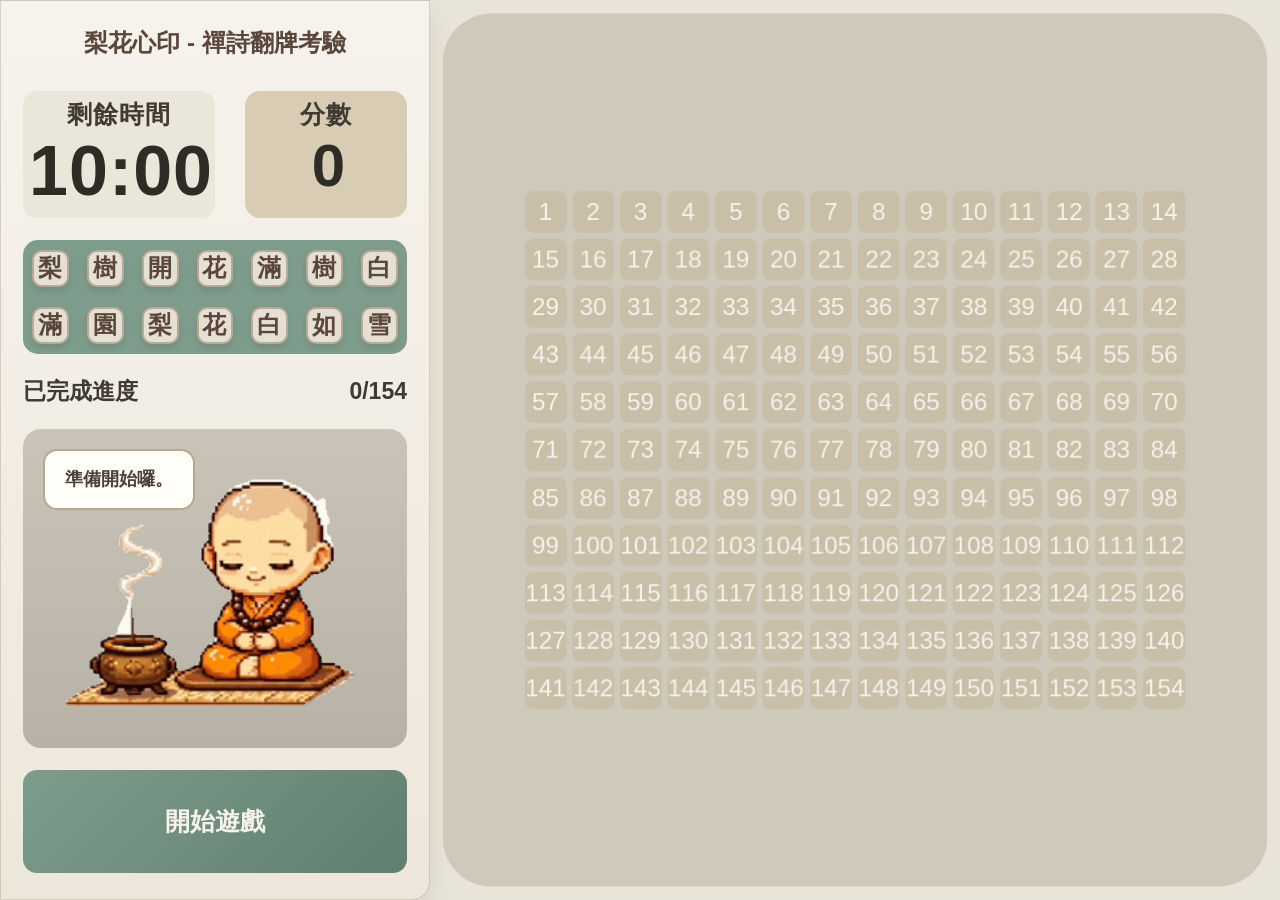
<file: index.html>
<!DOCTYPE html>
<html lang="zh-Hant">
<head>
    <meta charset="UTF-8">
    <meta name="viewport" content="width=device-width, initial-scale=1.0">
    <title>梨花心印 - 禪詩翻牌考驗</title>
    <link rel="stylesheet" href="styles.css">
</head>

<body>

<div id="game-screen" class="screen">
    <!-- 主布局 -->
    <div id="main-layout">
        <!-- 左欄：控制區 -->
        <div id="control-panel">
            <header>
                <h2>梨花心印 - 禪詩翻牌考驗</h2>
            </header>

            <div id="row1">
                <div id="timer-box">
                    剩餘時間
                    <span id="timer">
                        <span id="timer-min">10</span>:<span id="timer-ms">00</span>
                    </span>
                </div>

                <div id="info-box">
                    分數
                    <span id="score">0</span>
                </div>
            </div>

            <div id="hint-board"></div>

            <div id="progress-board">
                <span class="label">已完成進度</span>
                <span class="value">
                    <span id="progress">0</span>/154
                </span>
            </div>

            <div id="interact-box">
                <img id="image" src="./image/idle.gif" alt="monk">
                <div id="dialog-box">準備開始囉。</div>
            </div>

            <button id="hint-btn">開始遊戲</button>

        </div>

        <!-- 右欄：卡牌區 -->
        <div id="game-panel">
            <div class="grid-wrapper">
                <div id="grid" class="grid">
                    <!-- JS 產生卡牌 -->
                </div>
            </div>
        </div>

    </div>
</div>

<div id="result-screen" class="screen hidden">
  <div class="result-box">
    <h2>結算結果</h2>
    <p>基本分數：<span id="base-score">0</span></p>
    <p class="bonus">加分：+<span id="bonus-score">0</span></p>
    <h1 class="final">總分：<span id="final-score">0</span></h1>
  </div>
</div>

<script src="script.js"></script>

</body>


</html>
</file>
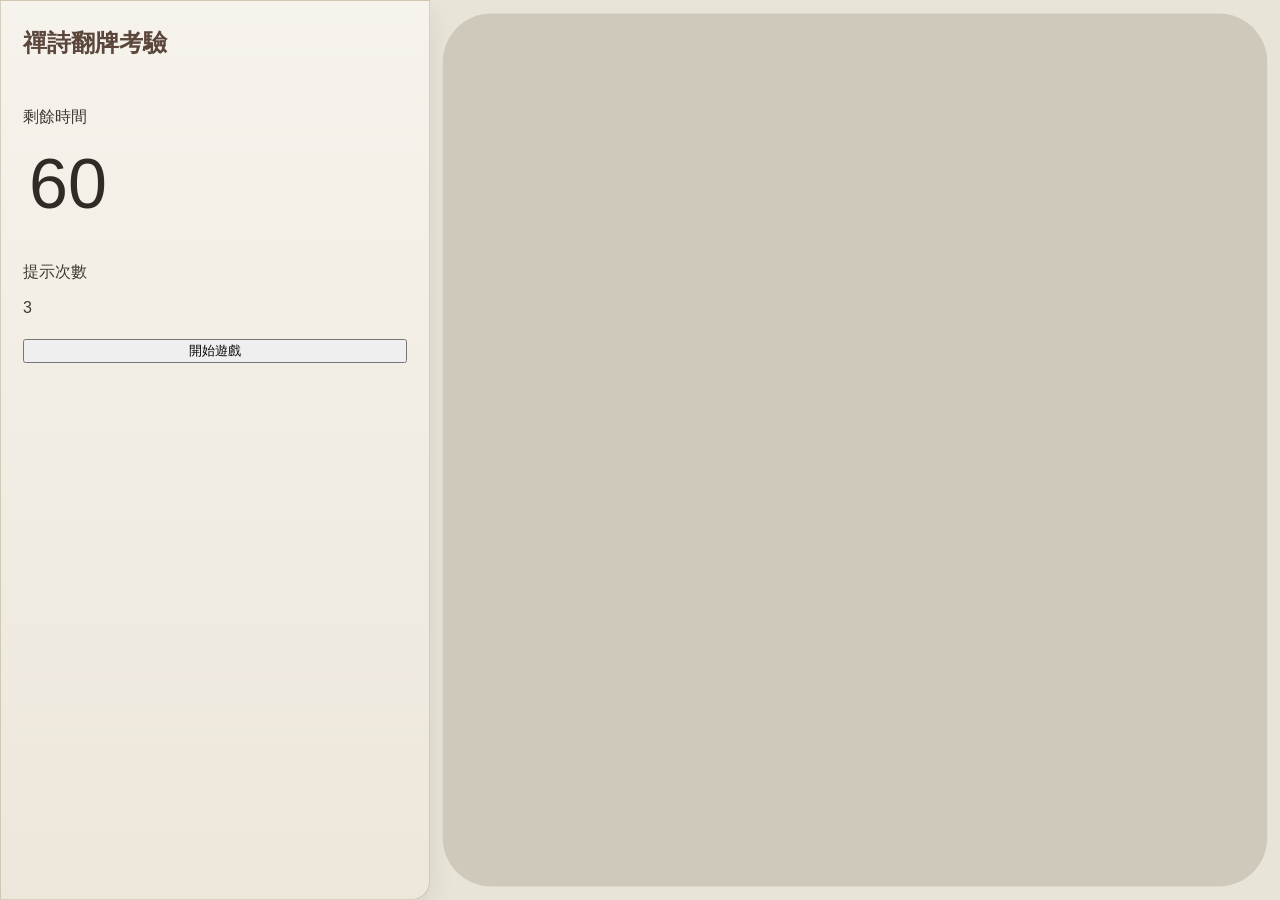
<file: test.html>
<!DOCTYPE html>
<html lang="zh-Hant">
<head>
    <meta charset="UTF-8" />
    <meta name="viewport" content="width=device-width, initial-scale=1.0" />
    <title>靜心木魚 - 禪詩翻牌考驗</title>
    <link rel="stylesheet" href="styles.css" />
</head>

<body>
    <div id="game-screen">

        <div id="main-layout">

            <!-- 左側：控制面板 -->
            <div id="control-panel">
                <header>
                    <h2>禪詩翻牌考驗</h2>
                </header>

                <div class="info-box">
                    <p>剩餘時間</p>
                    <span id="timer">60</span>
                </div>

                <div class="info-box">
                    <p>提示次數</p>
                    <span id="hints-left">3</span>
                </div>

                <button id="start-btn">開始遊戲</button>
            </div>

            <!-- 右側：遊戲區 -->
            <div id="game-panel">
                <div class="grid-wrapper">
                    <div id="grid"></div>
                </div>
            </div>

        </div>
    </div>

    <script src="script.js"></script>
</body>
</html>
</file>
<file: styles.css>
/* =========================
   禪風配色變數
========================= */
:root {
    --bg-main: #e8e4d8;          /* 宣紙米 */
    --bg-panel: #f3efe6;         /* 淡陶白 */
    --bg-wood: #d8ccb4;          /* 舊木色 */
    --bg-card-back: #c9bfa8;     /* 卡背木色 */
    --bg-card-front: #fbfaf6;    /* 紙白 */

    --accent-green: #7e9c8c;     /* 苔綠 */
    --accent-green-dark: #5f7f70;
    --success-green: #9db7a0;    /* 抹茶綠 */

    --text-main: #3f3a32;        /* 墨褐 */
    --text-soft: #6b655c;
}

/* =========================
   全域設定
========================= */
body {
    margin: 0;
    padding: 0;
    font-family: "Noto Sans TC", sans-serif;
    background: var(--bg-main);
    color: var(--text-main);
}

#game-screen {
    width: 100vw;
    height: 100vh;
    display: flex;
    flex-direction: column;
    overflow: hidden;
}

.screen.hidden {
    display: none;
}

.screen {
    text-align: center;
    box-sizing: border-box;
}

/* =========================
   Header
========================= */
h1, h2 {
    color: #5a463a;
    margin: 0;
    padding-bottom: 10px;
}

/* =========================
   主佈局
========================= */
#main-layout {
    display: flex;
    flex-direction: row;
    flex: 1;
    min-height: 0;
}

/* =========================
   左側控制面板
========================= */
#control-panel {
    width: 30%;
    padding: 26px 22px;
    background: linear-gradient(180deg, #f6f3ec, #ede7db);
    border-radius: 0 0 18px 0;

    display: flex;
    flex-direction: column;
    gap: 22px;

    box-shadow: 0 10px 28px rgba(0,0,0,0.08);
    border: 1px solid rgba(120, 100, 60, 0.25);
}

#row1 {
    display: flex;
    width: 100%;
    height: 15%;
    gap: 30px;
}

/* =========================
   計時器
========================= */
#timer-box {
    background: #ebe6da;
    width: 50%;
    height: 100%;
    border-radius: 14px;
    font-size: 25px;
    font-weight: bold;
    letter-spacing: 1px;
    
    display: flex;
    flex-direction: column;
    justify-content: center;
}

#timer {
    color: #2f2b25;
    font-size: 70px;
    margin: 0 6px;
}

/* =========================
   資訊盒
========================= */
#info-box {
    flex: 1;
    display: flex;
    flex-direction: column;
    justify-content: center;
    height: 100%;
    background: var(--bg-wood);
    border-radius: 15px;
    aspect-ratio: 1 / 1;
    font-size: 25px;
    font-weight: bold;
    letter-spacing: 1px;
    position: relative;
}

#score {
    position: relative;
    color: #2f2b25;
    font-size: 60px;
    margin-left: 6px;
    padding-bottom: 10px;
}
/* =========================
   分數浮動提示
========================= */

.score-popup {
    position: absolute;
    right: 20px;
    top: 50%;
    transform: translateY(-50%);
    font-size: 18px;
    font-weight: bold;
    pointer-events: none;
    opacity: 0;
    animation: scoreFloat 1.2s ease-out forwards;
}

.score-popup.plus {
    color: #4f7f55; /* 禪風綠 */
}

.score-popup.minus {
    color: #b85c4a; /* 禪風紅 */
}

.score-popup.bonus {
    color: #c49a3a; /* 金色 */
}

@keyframes scoreFloat {
    0% {
        opacity: 0;
        transform: translateY(0);
    }
    20% {
        opacity: 1;
    }
    100% {
        opacity: 0;
        transform: translateY(-24px);
    }
}

/* =========================
   進度區
========================= */
#progress-board {
    display: flex;
    justify-content: space-between; /* 左右貼齊 */
    align-items: center;            /* 垂直置中 */
    font-size: 23px;
    font-weight: bold;
}


/* =========================
   提示板
========================= */
#hint-board {
    background: var(--accent-green);
    border-radius: 15px;
    font-size: 17px;
    font-weight: bold;
    letter-spacing: 1px;
    color: lab(23.64% -6.44 2.07);
    
    display: grid;
    grid-template-columns: repeat(7, 1fr);
    grid-template-rows: repeat(2, 1fr);

    align-items: center;
    justify-content: center;
}


.hint-cell {
    aspect-ratio: 1 / 1;
    margin: 9px;
    background-color: #e6e0d4;
    border: 2px solid #b8aa95;
    border-radius: 10px;

    font-size: 24px;
    font-weight: bold;
    color: #5a463a;

    display: flex;
    align-items: center;
    justify-content: center;
    
    box-shadow: 0 4px 6px rgba(0,0,0,0.1);
    margin-top: 10px;
    margin-bottom: 10px;
}

.hint-cell.current{
    background: linear-gradient(135deg, #c8b48a, #e8dcc4);
    color: #4a3a1f;
    font-weight: bold;
    box-shadow: 0 0 0 2px rgba(120, 90, 40, 0.4) inset;
}


/* =========================
   互動區（小和尚）
========================= */
#interact-box {
    width: 100%;
    height: 70%;
    position: relative;

    display: flex;
    justify-content: center; /* 水平置中 */
    align-items: center;     /* 垂直置中 */

    background: linear-gradient(
        180deg,
        #c9c4b8,
        #b8b2a6
    );

    border-radius: 18px;
    overflow: hidden;
}


#dialog-box {
    position: absolute;
    top: 20px;
    left: 20px;

    max-width: 500px;
    padding: 15px 20px;

    background: #fffdf8;
    border: 2px solid #b7a98e;
    border-radius: 14px;

    font-size: 18px;
    line-height: 1.5;
    color: #4a4036;
    font-weight: bold;

    z-index: 10;
}


#image {
    display: block;
    width: auto;
    height: 100%;
    justify-content: center;
}

/* =========================
   提示按鈕
========================= */
#hint-btn {
    padding: 35px;
    border-radius: 14px;
    border: none;

    background: linear-gradient(
        135deg,
        var(--accent-green),
        var(--accent-green-dark)
    );
    color: #f7f2ea;
    font-size: 25px;
    font-weight: bold;

    cursor: pointer;
    transition: transform 0.15s ease, box-shadow 0.15s ease;
}

#hint-btn:hover {
    transform: translateY(-2px);
    box-shadow: 0 6px 16px rgba(0,0,0,0.2);
}

#hint-btn:active {
    transform: scale(0.96);
}

/* =========================
   右側遊戲區
========================= */
#game-panel {
    flex: 1;
    transform: scale(0.97);
    display: flex;
    background: #cfc9bb;
    border-radius: 50px;
    flex-direction: column;
    align-items: center;
    justify-content: center;
}

#info-bar {
    width: 100%;
    height: 10%;
    background: #e4dcc9;
    margin-bottom: 12px;
    border-radius: 18px;
}

.grid-wrapper {
    width: 86%;
    height: 90%;
    display: flex;;
    justify-content: center;
    align-items: center;
}

#grid {
    flex: 1;
    display: grid;
    grid-template-columns: repeat(14, 1fr);
    gap: 6px;

    margin: 25px;

    justify-items: center;
    align-items: center;
    overflow-y: auto;
}

/* =========================
   卡牌（翻牌）
========================= */
.card {
    width: 100%;
    padding-top: 100%;
    position: relative;
    perspective: 800px;
    cursor: pointer;
}

.card-inner {
    position: absolute;
    inset: 0;
    transition: transform 0.5s;
    transform-style: preserve-3d;
}

.card.flip .card-inner {
    transform: rotateY(180deg);
}

.card-face {
    position: absolute;
    inset: 0;
    backface-visibility: hidden;
    border-radius: 8px;
    display: flex;
    justify-content: center;
    align-items: center;
    font-size: 22px;
}

/* 背面 */
.card-back {
    background: var(--bg-card-back);
    color: #f6f3ec;
    font-size: 25px;
}

/* 正面 */
.card-front {
    transform: rotateY(180deg);
    white-space: pre-line;
    background: var(--bg-card-front);
    border: 1px solid #cfc6b2;
    font-size: 25px;
    line-height: 1.4;
    color: var(--text-main);
}

/* =========================
   配對成功
========================= */
.card.matched {
    cursor: default;
    pointer-events: none;
    transform: translateY(-3px);
    filter: brightness(1.05) saturate(0.9);
}

.card.matched .card-front {
    background: var(--success-green);
    border: 1px solid #8fa59b;
    color: #2f4a3d;
}

.card.matched .card-back {
    background: #d6d0c3;
    color: #eee;
}

.card.matched .card-inner {
    transform: rotateY(180deg);
}


#result-screen {
    position: fixed;
    inset: 0;
    background: rgba(0,0,0,0.4);
    justify-content: center;
    align-items: center;
}

.result-box {
    background: #f7f3ea;
    padding: 60px 60px;
    border-radius: 20px;
    text-align: center;
    transform: scale(0.8);
    opacity: 0;
    animation: popIn 0.6s ease forwards;
}

@keyframes popIn {
    to {
        transform: scale(1);
        opacity: 1;
    }
}

.bonus {
    color: #c94f4f;
    font-size: 20px;
}

.final {
    margin-top: 20px;
    font-size: 36px;
    color: #5a463a;
}

/* =========================
   手機響應式
========================= */
@media (max-width: 768px) {
    #main-layout {
        flex-direction: column;
    }

    #control-panel {
        width: 100%;
        flex-direction: row;
        justify-content: space-around;
        margin-bottom: 10px;
        border-bottom: 2px solid #d3c3a8;
    }

    #grid {
        margin: 0 10px;
        max-width: 100%;
    }
}
</file>
